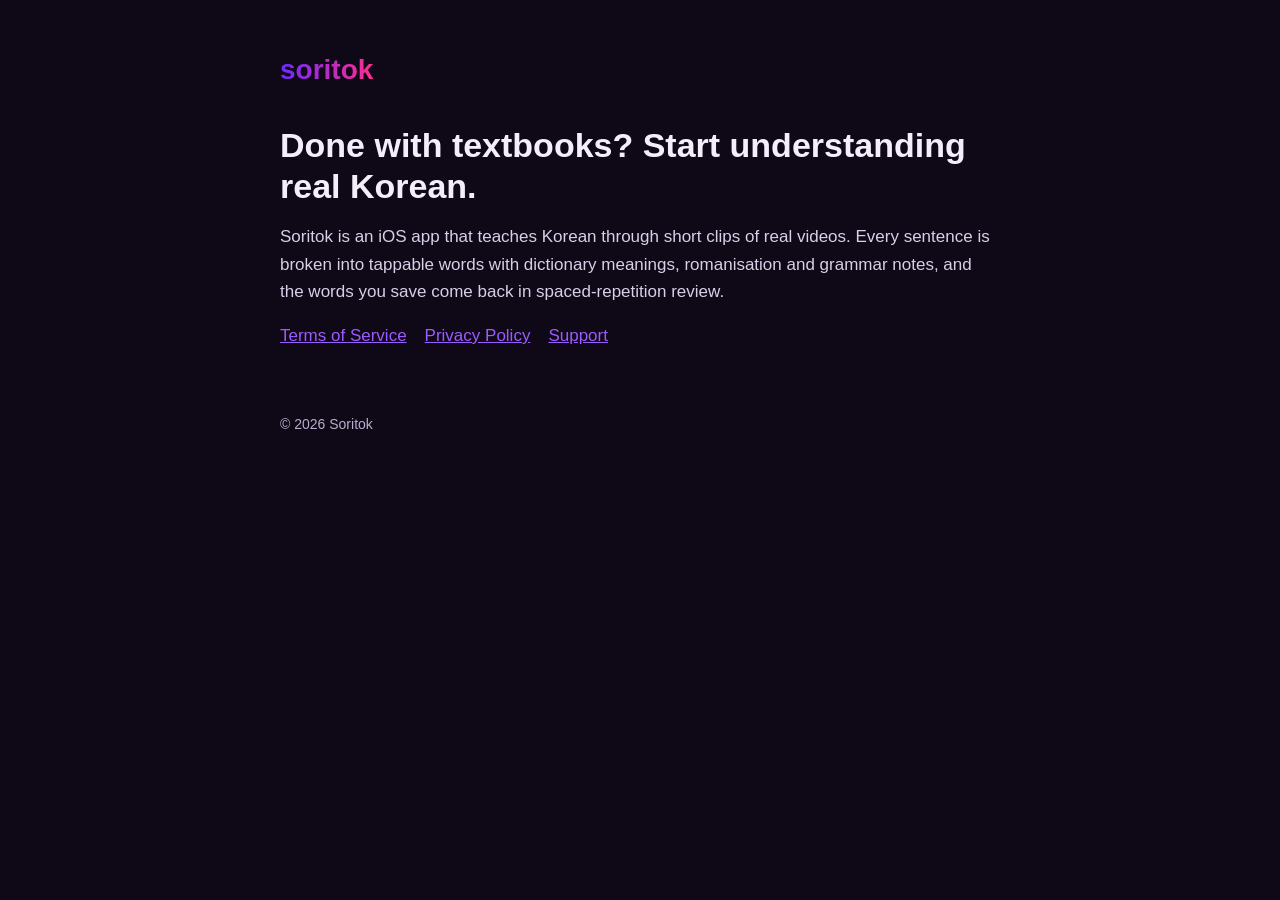
<file: index.html>
<!doctype html>
<html lang="en"><head><meta charset="utf-8"><meta name="viewport" content="width=device-width,initial-scale=1"><title>Soritok</title><link rel="stylesheet" href="style.css"></head>
<body><main>
<a class="brand" href="./">soritok</a>
<h1>Done with textbooks? Start understanding real Korean.</h1>
<p>Soritok is an iOS app that teaches Korean through short clips of real videos. Every sentence is broken into tappable words with dictionary meanings, romanisation and grammar notes, and the words you save come back in spaced-repetition review.</p>
<nav><a href="terms.html">Terms of Service</a><a href="privacy.html">Privacy Policy</a><a href="support.html">Support</a></nav>
<footer>© 2026 Soritok</footer>
</main></body></html>
</file>
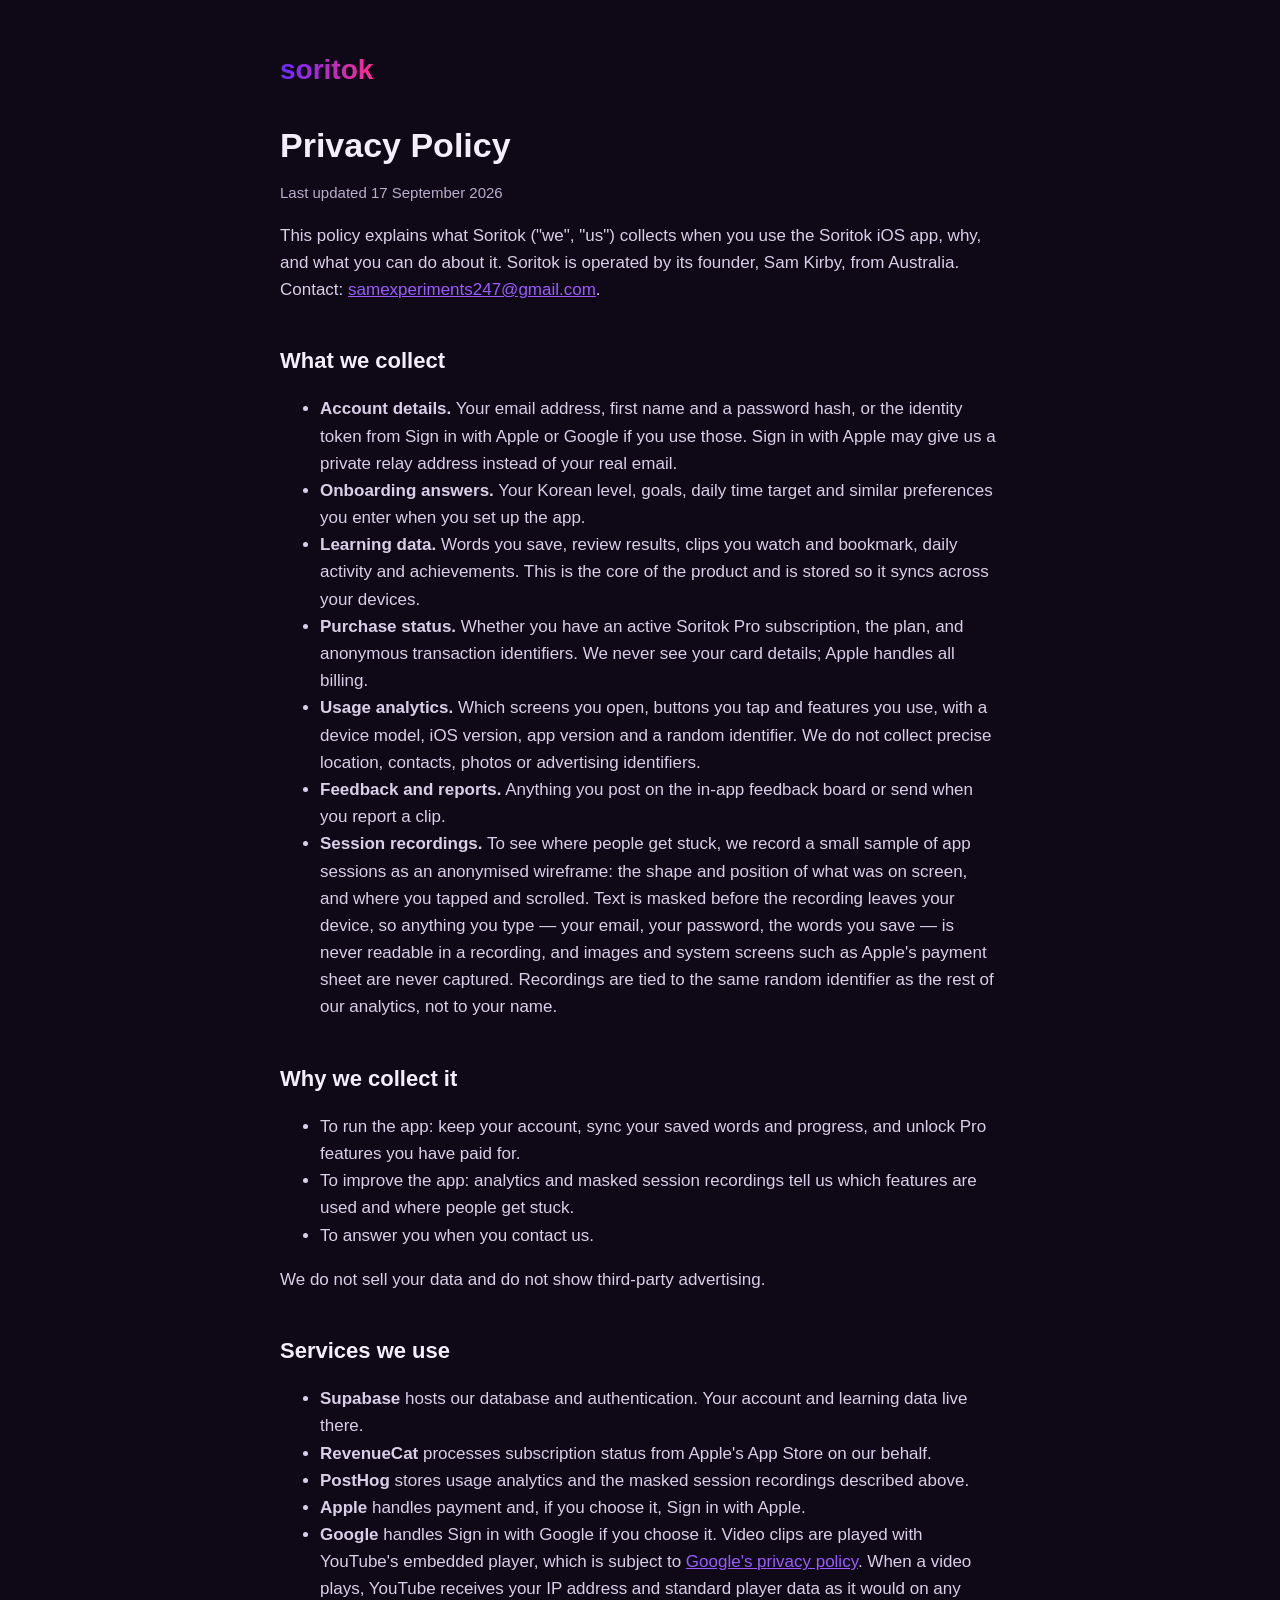
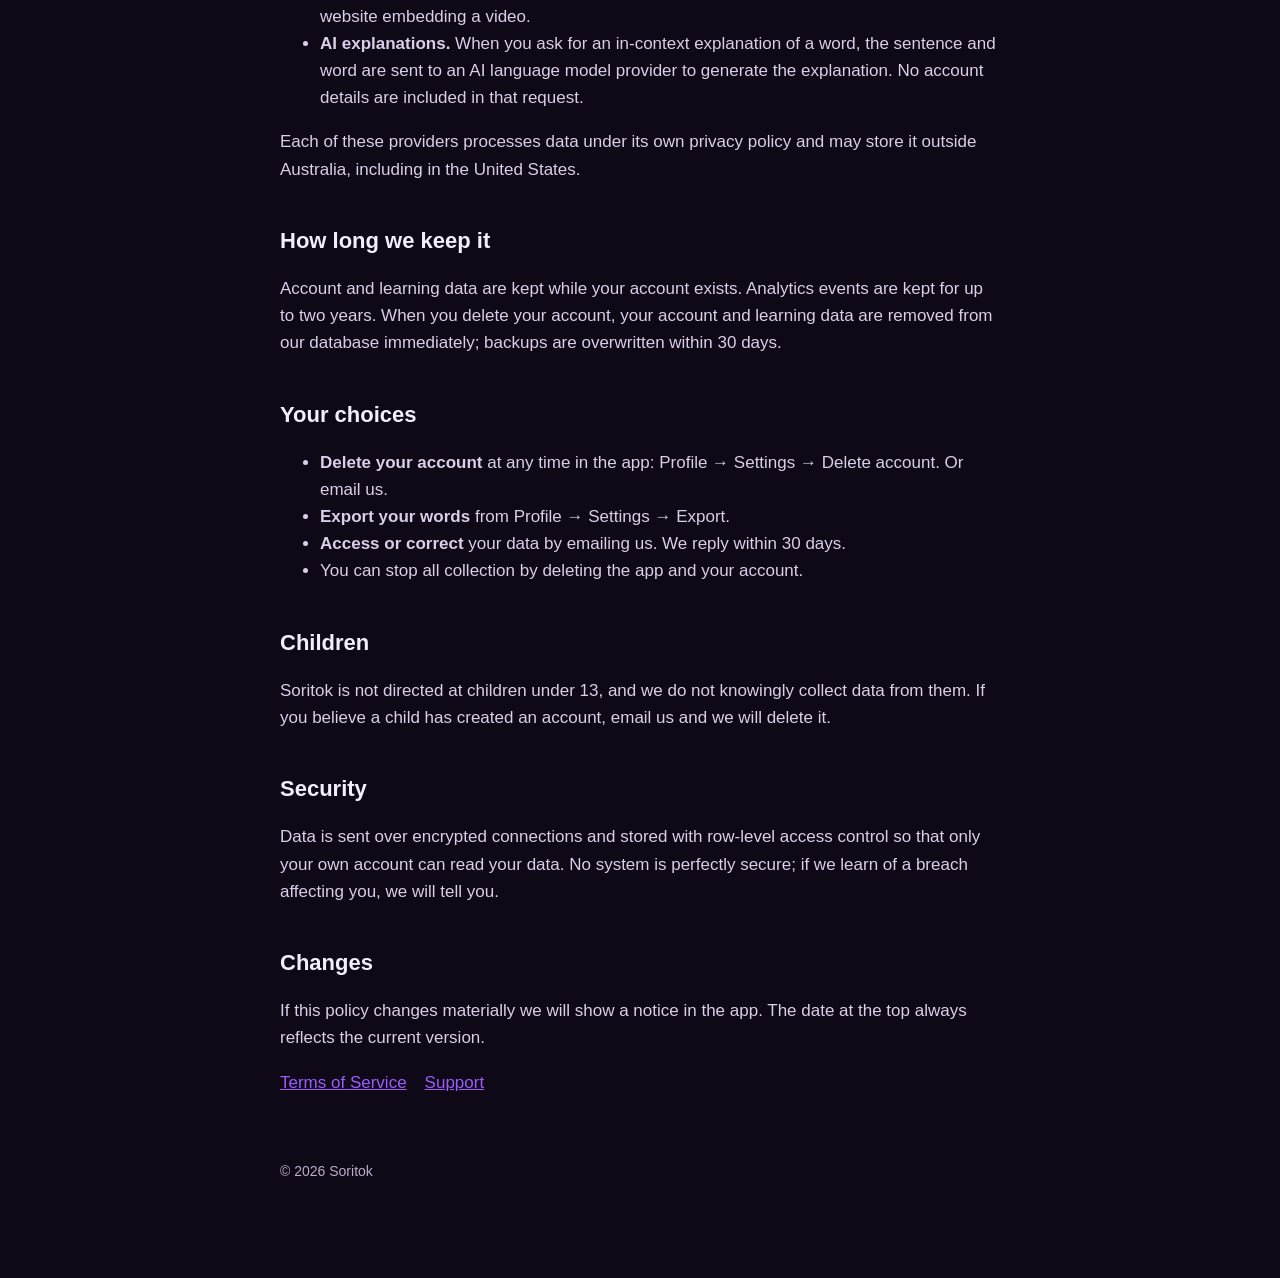
<file: privacy.html>
<!doctype html>
<html lang="en"><head><meta charset="utf-8"><meta name="viewport" content="width=device-width,initial-scale=1"><title>Soritok Privacy Policy</title><link rel="stylesheet" href="style.css"></head>
<body><main>
<a class="brand" href="./">soritok</a>
<h1>Privacy Policy</h1>
<p class="meta">Last updated 17 September 2026</p>
<p>This policy explains what Soritok ("we", "us") collects when you use the Soritok iOS app, why, and what you can do about it. Soritok is operated by its founder, Sam Kirby, from Australia. Contact: <a href="mailto:samexperiments247@gmail.com">samexperiments247@gmail.com</a>.</p>

<h2>What we collect</h2>
<ul>
<li><strong>Account details.</strong> Your email address, first name and a password hash, or the identity token from Sign in with Apple or Google if you use those. Sign in with Apple may give us a private relay address instead of your real email.</li>
<li><strong>Onboarding answers.</strong> Your Korean level, goals, daily time target and similar preferences you enter when you set up the app.</li>
<li><strong>Learning data.</strong> Words you save, review results, clips you watch and bookmark, daily activity and achievements. This is the core of the product and is stored so it syncs across your devices.</li>
<li><strong>Purchase status.</strong> Whether you have an active Soritok Pro subscription, the plan, and anonymous transaction identifiers. We never see your card details; Apple handles all billing.</li>
<li><strong>Usage analytics.</strong> Which screens you open, buttons you tap and features you use, with a device model, iOS version, app version and a random identifier. We do not collect precise location, contacts, photos or advertising identifiers.</li>
<li><strong>Feedback and reports.</strong> Anything you post on the in-app feedback board or send when you report a clip.</li>
<li><strong>Session recordings.</strong> To see where people get stuck, we record a small sample of app sessions as an anonymised wireframe: the shape and position of what was on screen, and where you tapped and scrolled. Text is masked before the recording leaves your device, so anything you type &mdash; your email, your password, the words you save &mdash; is never readable in a recording, and images and system screens such as Apple's payment sheet are never captured. Recordings are tied to the same random identifier as the rest of our analytics, not to your name.</li>
</ul>

<h2>Why we collect it</h2>
<ul>
<li>To run the app: keep your account, sync your saved words and progress, and unlock Pro features you have paid for.</li>
<li>To improve the app: analytics and masked session recordings tell us which features are used and where people get stuck.</li>
<li>To answer you when you contact us.</li>
</ul>
<p>We do not sell your data and do not show third-party advertising.</p>

<h2>Services we use</h2>
<ul>
<li><strong>Supabase</strong> hosts our database and authentication. Your account and learning data live there.</li>
<li><strong>RevenueCat</strong> processes subscription status from Apple's App Store on our behalf.</li>
<li><strong>PostHog</strong> stores usage analytics and the masked session recordings described above.</li>
<li><strong>Apple</strong> handles payment and, if you choose it, Sign in with Apple.</li>
<li><strong>Google</strong> handles Sign in with Google if you choose it. Video clips are played with YouTube's embedded player, which is subject to <a href="https://policies.google.com/privacy">Google's privacy policy</a>. When a video plays, YouTube receives your IP address and standard player data as it would on any website embedding a video.</li>
<li><strong>AI explanations.</strong> When you ask for an in-context explanation of a word, the sentence and word are sent to an AI language model provider to generate the explanation. No account details are included in that request.</li>
</ul>
<p>Each of these providers processes data under its own privacy policy and may store it outside Australia, including in the United States.</p>

<h2>How long we keep it</h2>
<p>Account and learning data are kept while your account exists. Analytics events are kept for up to two years. When you delete your account, your account and learning data are removed from our database immediately; backups are overwritten within 30 days.</p>

<h2>Your choices</h2>
<ul>
<li><strong>Delete your account</strong> at any time in the app: Profile → Settings → Delete account. Or email us.</li>
<li><strong>Export your words</strong> from Profile → Settings → Export.</li>
<li><strong>Access or correct</strong> your data by emailing us. We reply within 30 days.</li>
<li>You can stop all collection by deleting the app and your account.</li>
</ul>

<h2>Children</h2>
<p>Soritok is not directed at children under 13, and we do not knowingly collect data from them. If you believe a child has created an account, email us and we will delete it.</p>

<h2>Security</h2>
<p>Data is sent over encrypted connections and stored with row-level access control so that only your own account can read your data. No system is perfectly secure; if we learn of a breach affecting you, we will tell you.</p>

<h2>Changes</h2>
<p>If this policy changes materially we will show a notice in the app. The date at the top always reflects the current version.</p>

<nav><a href="terms.html">Terms of Service</a><a href="support.html">Support</a></nav>
<footer>© 2026 Soritok</footer>
</main></body></html>
</file>
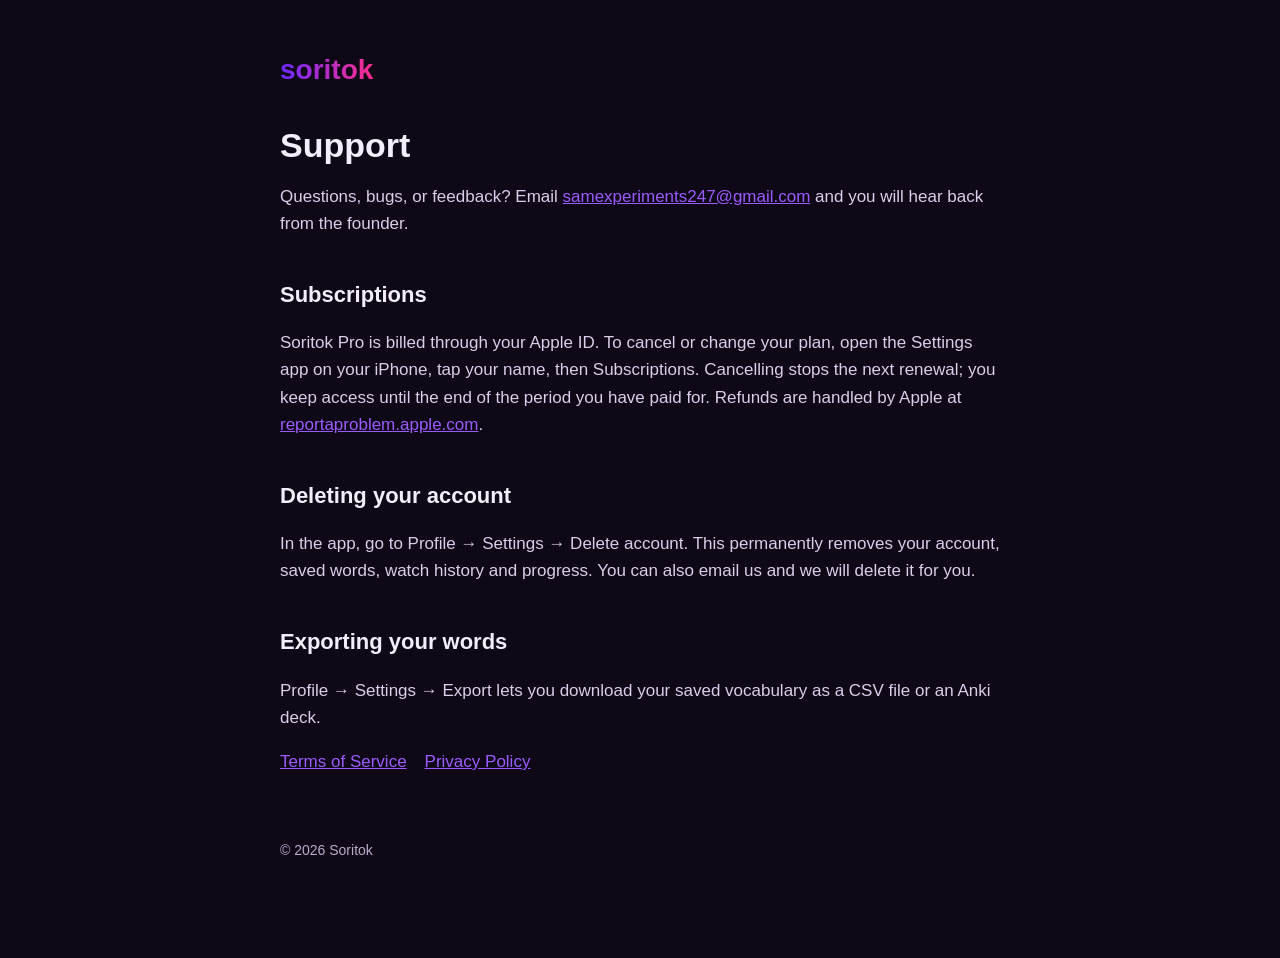
<file: support.html>
<!doctype html>
<html lang="en"><head><meta charset="utf-8"><meta name="viewport" content="width=device-width,initial-scale=1"><title>Soritok Support</title><link rel="stylesheet" href="style.css"></head>
<body><main>
<a class="brand" href="./">soritok</a>
<h1>Support</h1>
<p>Questions, bugs, or feedback? Email <a href="mailto:samexperiments247@gmail.com">samexperiments247@gmail.com</a> and you will hear back from the founder.</p>
<h2>Subscriptions</h2>
<p>Soritok Pro is billed through your Apple ID. To cancel or change your plan, open the Settings app on your iPhone, tap your name, then Subscriptions. Cancelling stops the next renewal; you keep access until the end of the period you have paid for. Refunds are handled by Apple at <a href="https://reportaproblem.apple.com">reportaproblem.apple.com</a>.</p>
<h2>Deleting your account</h2>
<p>In the app, go to Profile → Settings → Delete account. This permanently removes your account, saved words, watch history and progress. You can also email us and we will delete it for you.</p>
<h2>Exporting your words</h2>
<p>Profile → Settings → Export lets you download your saved vocabulary as a CSV file or an Anki deck.</p>
<nav><a href="terms.html">Terms of Service</a><a href="privacy.html">Privacy Policy</a></nav>
<footer>© 2026 Soritok</footer>
</main></body></html>
</file>
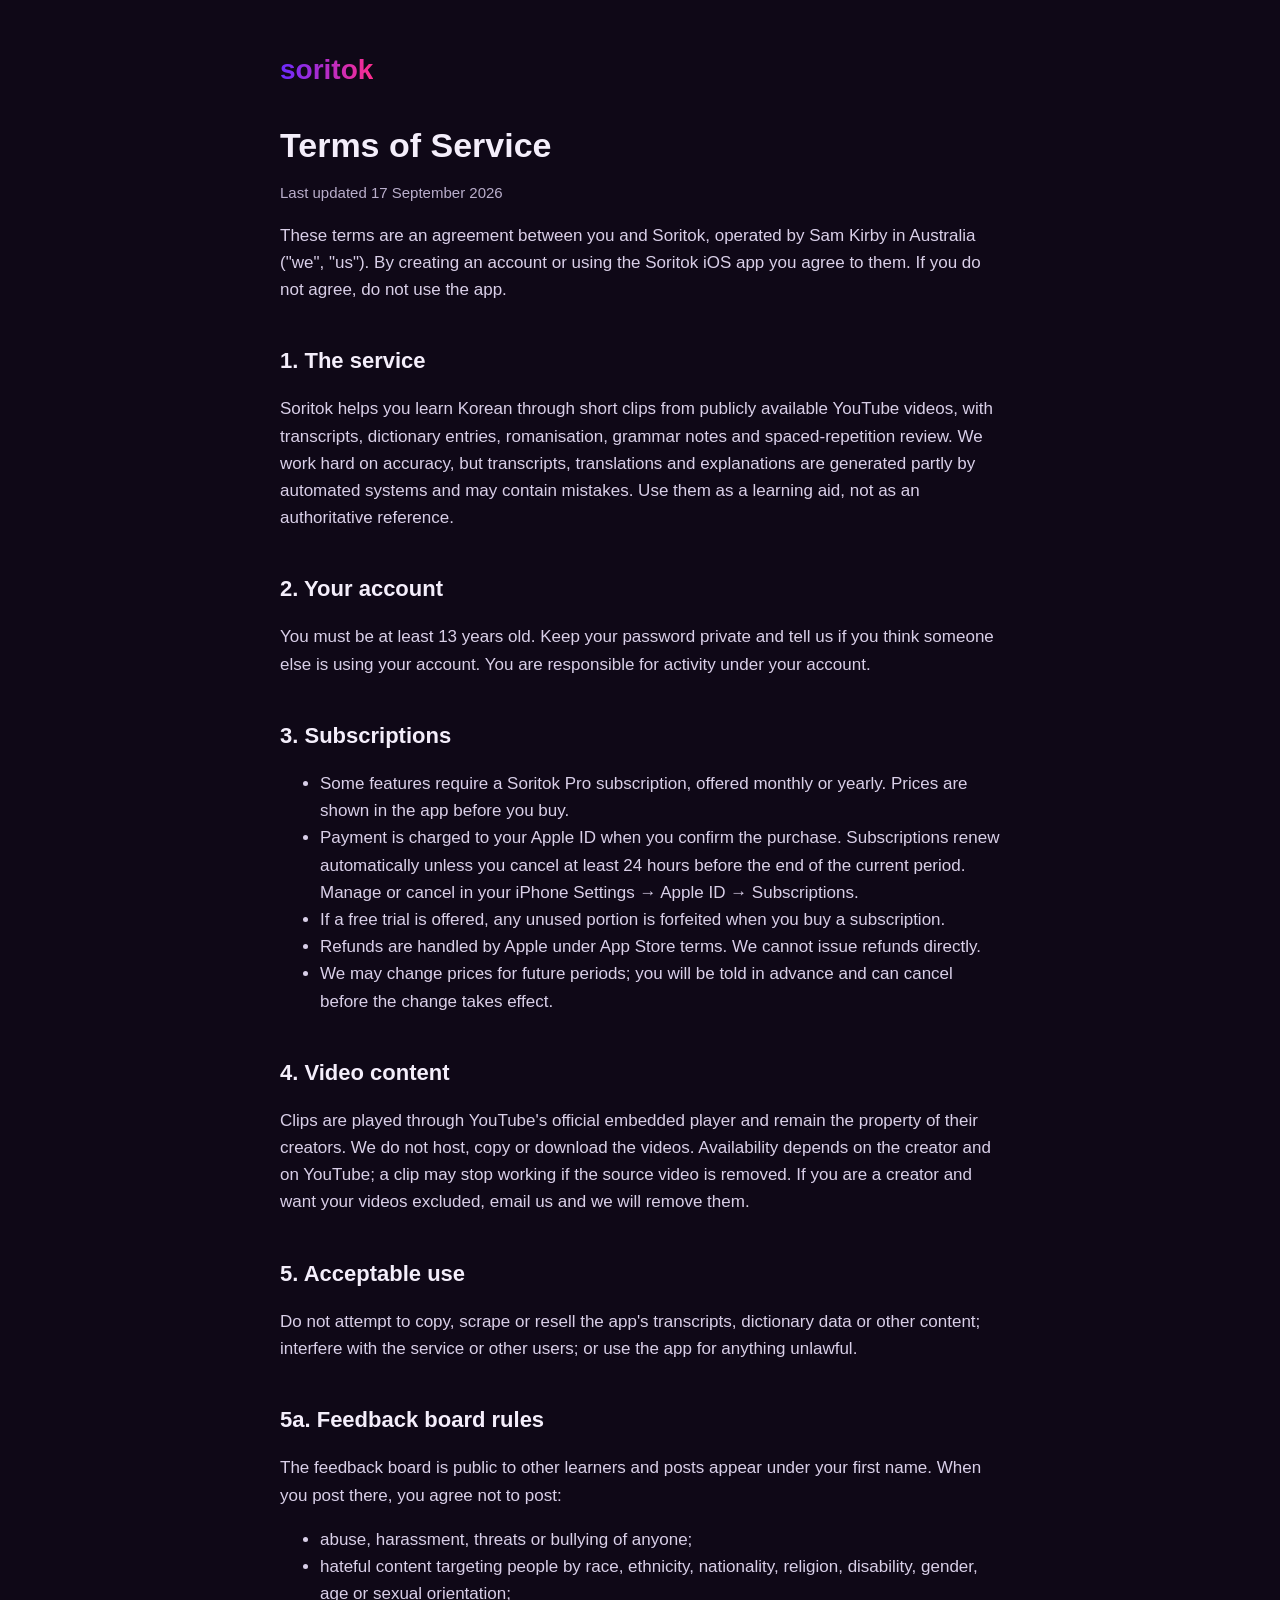
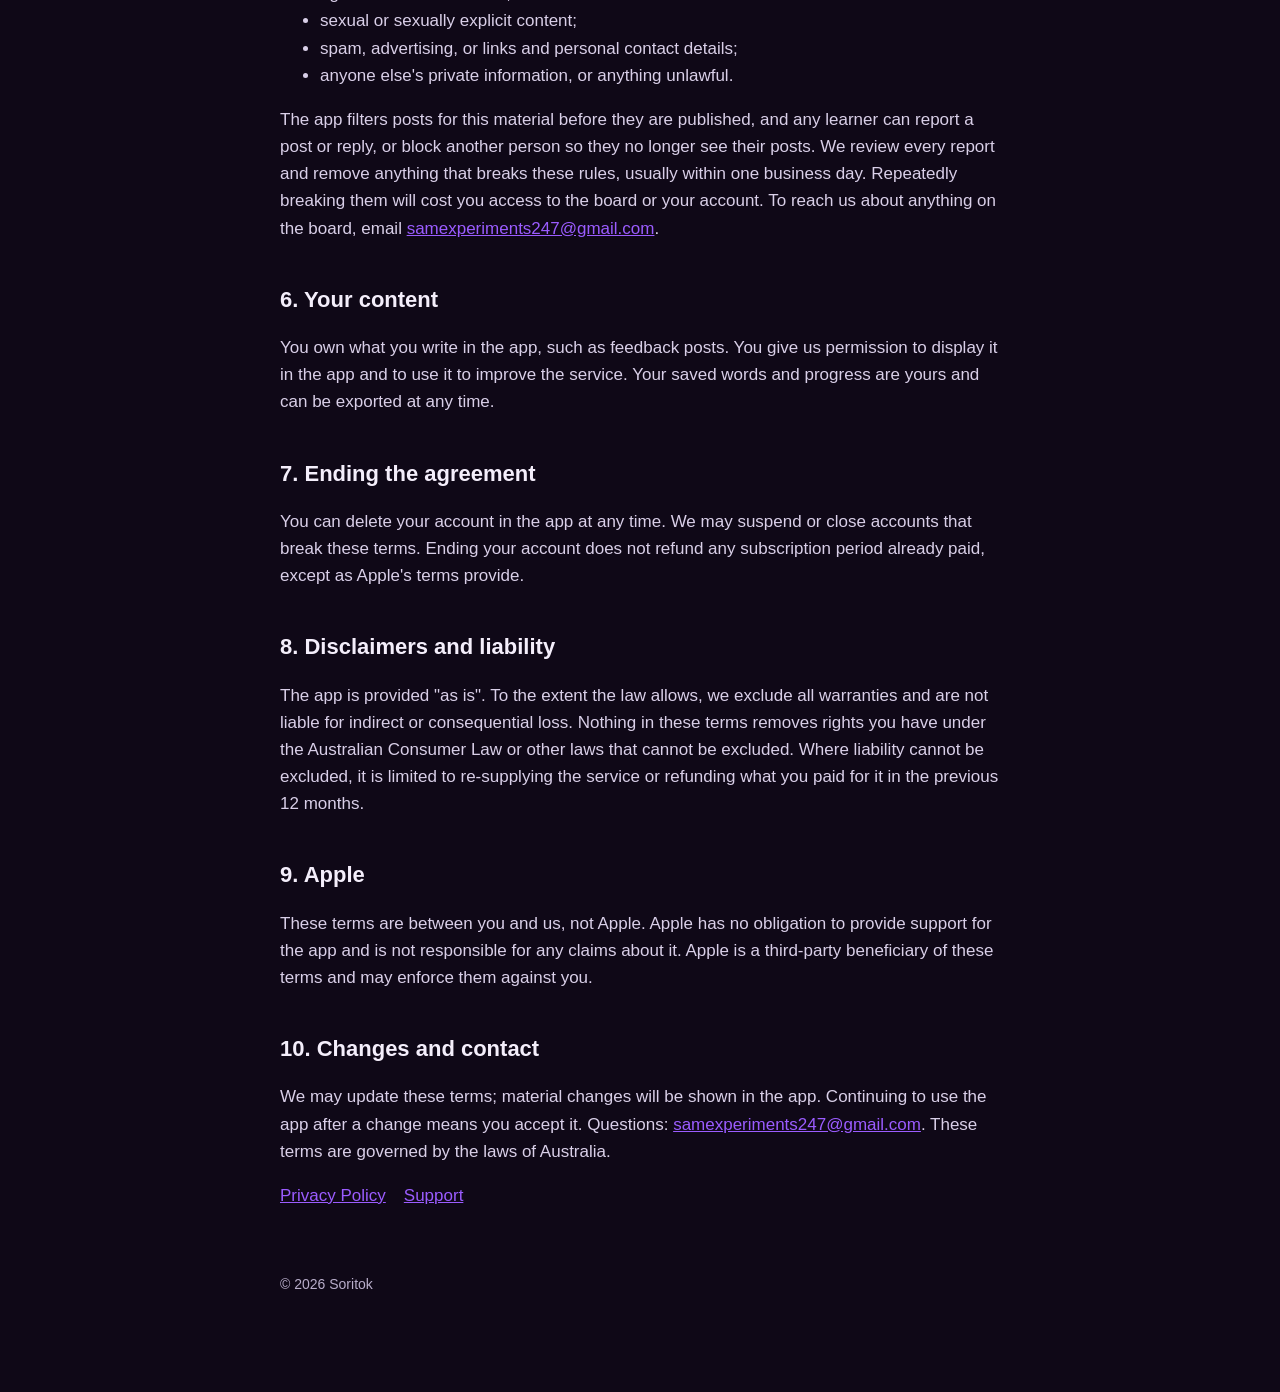
<file: terms.html>
<!doctype html>
<html lang="en"><head><meta charset="utf-8"><meta name="viewport" content="width=device-width,initial-scale=1"><title>Soritok Terms of Service</title><link rel="stylesheet" href="style.css"></head>
<body><main>
<a class="brand" href="./">soritok</a>
<h1>Terms of Service</h1>
<p class="meta">Last updated 17 September 2026</p>
<p>These terms are an agreement between you and Soritok, operated by Sam Kirby in Australia ("we", "us"). By creating an account or using the Soritok iOS app you agree to them. If you do not agree, do not use the app.</p>

<h2>1. The service</h2>
<p>Soritok helps you learn Korean through short clips from publicly available YouTube videos, with transcripts, dictionary entries, romanisation, grammar notes and spaced-repetition review. We work hard on accuracy, but transcripts, translations and explanations are generated partly by automated systems and may contain mistakes. Use them as a learning aid, not as an authoritative reference.</p>

<h2>2. Your account</h2>
<p>You must be at least 13 years old. Keep your password private and tell us if you think someone else is using your account. You are responsible for activity under your account.</p>

<h2>3. Subscriptions</h2>
<ul>
<li>Some features require a Soritok Pro subscription, offered monthly or yearly. Prices are shown in the app before you buy.</li>
<li>Payment is charged to your Apple ID when you confirm the purchase. Subscriptions renew automatically unless you cancel at least 24 hours before the end of the current period. Manage or cancel in your iPhone Settings → Apple ID → Subscriptions.</li>
<li>If a free trial is offered, any unused portion is forfeited when you buy a subscription.</li>
<li>Refunds are handled by Apple under App Store terms. We cannot issue refunds directly.</li>
<li>We may change prices for future periods; you will be told in advance and can cancel before the change takes effect.</li>
</ul>

<h2>4. Video content</h2>
<p>Clips are played through YouTube's official embedded player and remain the property of their creators. We do not host, copy or download the videos. Availability depends on the creator and on YouTube; a clip may stop working if the source video is removed. If you are a creator and want your videos excluded, email us and we will remove them.</p>

<h2>5. Acceptable use</h2>
<p>Do not attempt to copy, scrape or resell the app's transcripts, dictionary data or other content; interfere with the service or other users; or use the app for anything unlawful.</p>

<h2>5a. Feedback board rules</h2>
<p>The feedback board is public to other learners and posts appear under your first name. When you post there, you agree not to post:</p>
<ul>
<li>abuse, harassment, threats or bullying of anyone;</li>
<li>hateful content targeting people by race, ethnicity, nationality, religion, disability, gender, age or sexual orientation;</li>
<li>sexual or sexually explicit content;</li>
<li>spam, advertising, or links and personal contact details;</li>
<li>anyone else's private information, or anything unlawful.</li>
</ul>
<p>The app filters posts for this material before they are published, and any learner can report a post or reply, or block another person so they no longer see their posts. We review every report and remove anything that breaks these rules, usually within one business day. Repeatedly breaking them will cost you access to the board or your account. To reach us about anything on the board, email <a href="mailto:samexperiments247@gmail.com">samexperiments247@gmail.com</a>.</p>

<h2>6. Your content</h2>
<p>You own what you write in the app, such as feedback posts. You give us permission to display it in the app and to use it to improve the service. Your saved words and progress are yours and can be exported at any time.</p>

<h2>7. Ending the agreement</h2>
<p>You can delete your account in the app at any time. We may suspend or close accounts that break these terms. Ending your account does not refund any subscription period already paid, except as Apple's terms provide.</p>

<h2>8. Disclaimers and liability</h2>
<p>The app is provided "as is". To the extent the law allows, we exclude all warranties and are not liable for indirect or consequential loss. Nothing in these terms removes rights you have under the Australian Consumer Law or other laws that cannot be excluded. Where liability cannot be excluded, it is limited to re-supplying the service or refunding what you paid for it in the previous 12 months.</p>

<h2>9. Apple</h2>
<p>These terms are between you and us, not Apple. Apple has no obligation to provide support for the app and is not responsible for any claims about it. Apple is a third-party beneficiary of these terms and may enforce them against you.</p>

<h2>10. Changes and contact</h2>
<p>We may update these terms; material changes will be shown in the app. Continuing to use the app after a change means you accept it. Questions: <a href="mailto:samexperiments247@gmail.com">samexperiments247@gmail.com</a>. These terms are governed by the laws of Australia.</p>

<nav><a href="privacy.html">Privacy Policy</a><a href="support.html">Support</a></nav>
<footer>© 2026 Soritok</footer>
</main></body></html>
</file>
<file: style.css>
:root { color-scheme: dark; }
body { margin: 0; background: #0F0817; color: #F4EEFB; font: 17px/1.6 -apple-system, BlinkMacSystemFont, "Segoe UI", Roboto, Helvetica, Arial, sans-serif; }
main { max-width: 720px; margin: 0 auto; padding: 48px 24px 96px; }
h1 { font-size: 34px; line-height: 1.2; margin: 0 0 8px; }
h2 { font-size: 22px; margin: 40px 0 8px; }
p, li { color: #D9CFE8; }
a { color: #9B5CFF; }
.brand { font-weight: 800; font-size: 28px; background: linear-gradient(90deg, #6A2BFF, #FF2D8E); -webkit-background-clip: text; background-clip: text; color: transparent; text-decoration: none; display: inline-block; margin-bottom: 32px; }
.meta { color: #B9AECB; font-size: 15px; }
nav a { margin-right: 18px; }
footer { margin-top: 64px; color: #B9AECB; font-size: 14px; }
</file>
